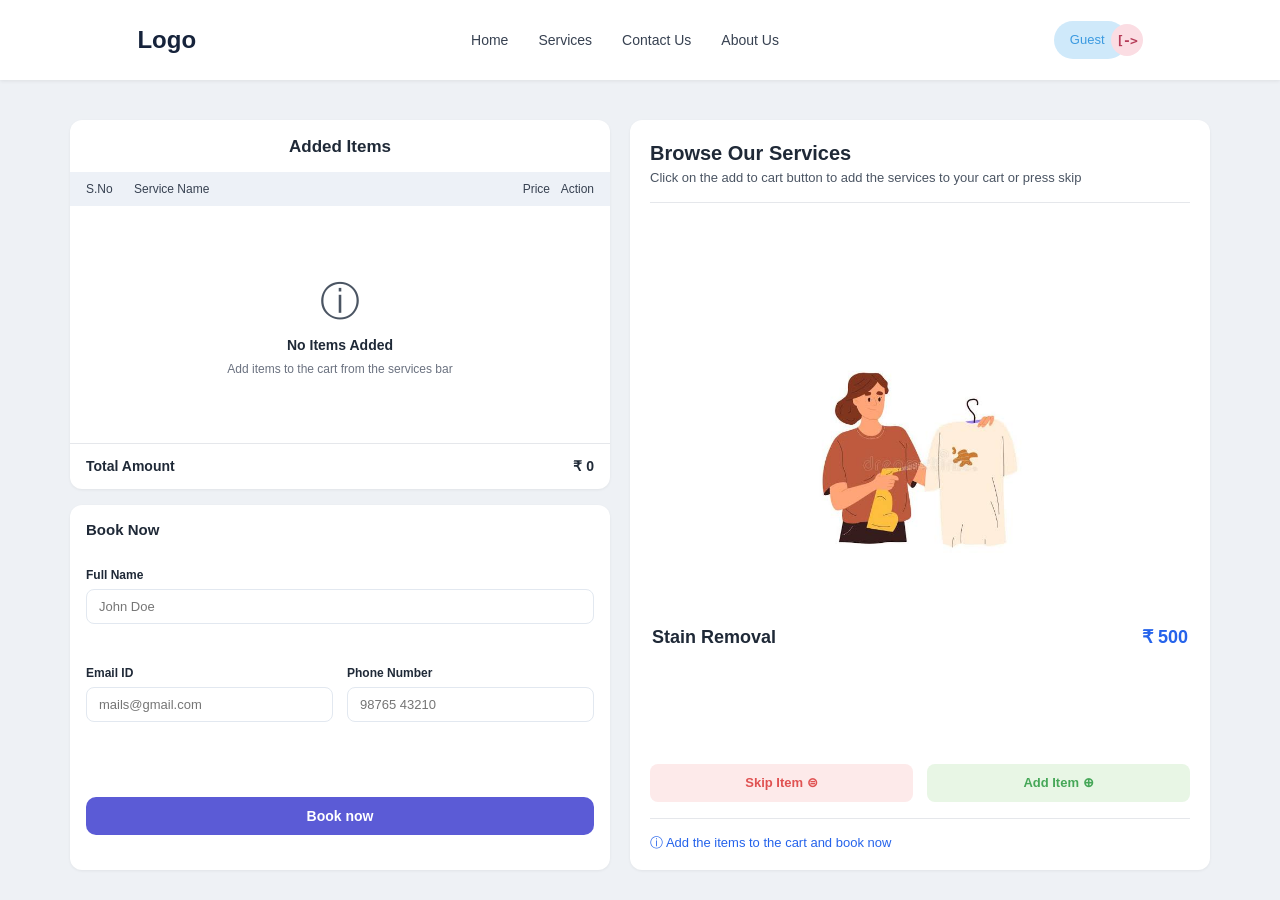
<file: index.html>
<!doctype html>
<html lang="en">
  <head>
    <meta charset="UTF-8" />
    <meta name="viewport" content="width=device-width, initial-scale=1.0" />
    <title>Service Booking Web App</title>
    <link rel="stylesheet" href="style.css" />
  </head>
  <body>
    <nav class="nav-bar">
      <div id="logo">Logo</div>

      <ul id="list">
        <li><a href="#home" class="nav-link" data-section="home">Home</a></li>
        <li>
          <a href="#services" class="nav-link" data-section="services">Services</a>
        </li>
        <li>Contact Us</li>
        <li>About Us</li>
      </ul>

      <div class="btn">
        <span id="username">Guest</span>
        <button
          class="btn-inner"
          id="logout-btn"
          type="button"
          title="Logout"
          aria-label="Logout"
        >
          [-&gt;
        </button>
      </div>
    </nav>

    <main id="home">
      <section class="left" aria-label="Cart and booking">
        <div class="added-items">
          <h2>Added Items</h2>

          <div>
            <div class="header-left">
              <span class="col-sno">S.No</span>
              <span class="col-name">Service Name</span>
              <span class="col-price">Price</span>
              <span class="col-action">Action</span>
            </div>

            <div class="cart-body" id="cart-body">
              <!-- cart rows injected by js -->
            </div>

            <div class="footer-left">
              <span class="footer-label">Total Amount</span>
              <span class="footer-price" id="total-price">&#8377; 0</span>
            </div>
          </div>
        </div>

        <div class="book-now-form">
          <h2>Book Now</h2>

          <form class="book-form" id="book-form" novalidate>
            <div class="form-group">
              <label for="f-name">Full Name</label>
              <input
                type="text"
                id="f-name"
                name="fullName"
                placeholder="John Doe"
                autocomplete="name"
              />
              <span class="field-error" id="err-name"></span>
            </div>

            <div class="two-col-row">
              <div class="form-group">
                <label for="email">Email ID</label>
                <input
                  type="email"
                  id="email"
                  name="email"
                  placeholder="mails@gmail.com"
                  autocomplete="email"
                />
                <span class="field-error" id="err-email"></span>
              </div>

              <div class="form-group">
                <label for="phone">Phone Number</label>
                <input
                  type="tel"
                  id="phone"
                  name="phone"
                  placeholder="98765 43210"
                  autocomplete="tel"
                />
                <span class="field-error" id="err-phone"></span>
              </div>
            </div>

            <span class="field-error" id="err-cart"></span>

            <button class="btn-book" type="submit">Book now</button>

            <p class="booking-success" id="booking-success" hidden>
              <span class="success-icon">&#9432;</span>
              <span>Your booking is confirmed</span>
            </p>
          </form>
        </div>
      </section>

      <section class="right" id="services" aria-label="Browse services">
        <h2>Browse Our Services</h2>
        <p>
          Click on the add to cart button to add the services to your cart or
          press skip
        </p>

        <div class="services" id="service-view">
          <img id="service-image" src="assests/stain.jpg" alt="Service illustration" />
          <div class="priceWithService">
            <span id="service-name">Stain Removal</span>
            <span id="service-price">&#8377; 500</span>
          </div>
        </div>

        <div class="all-reviewed" id="all-reviewed" hidden>
          <div class="empty-title">All services reviewed</div>
          <div class="empty-subtitle">
            You have gone through every service we offer.
          </div>
          <button class="btn-book browse-again" id="browse-again" type="button">
            Browse Services Again
          </button>
        </div>

        <div class="buttons-sna" id="service-buttons">
          <button class="skip" id="skip-btn" type="button">
            Skip Item <span>&#8860;</span>
          </button>
          <button class="add" id="add-btn" type="button">
            Add Item <span>&#8853;</span>
          </button>
        </div>

        <div class="error-line">
          &#9432;<span> Add the items to the cart and book now</span>
        </div>
      </section>
    </main>

    <script src="script.js"></script>
  </body>
</html>
</file>
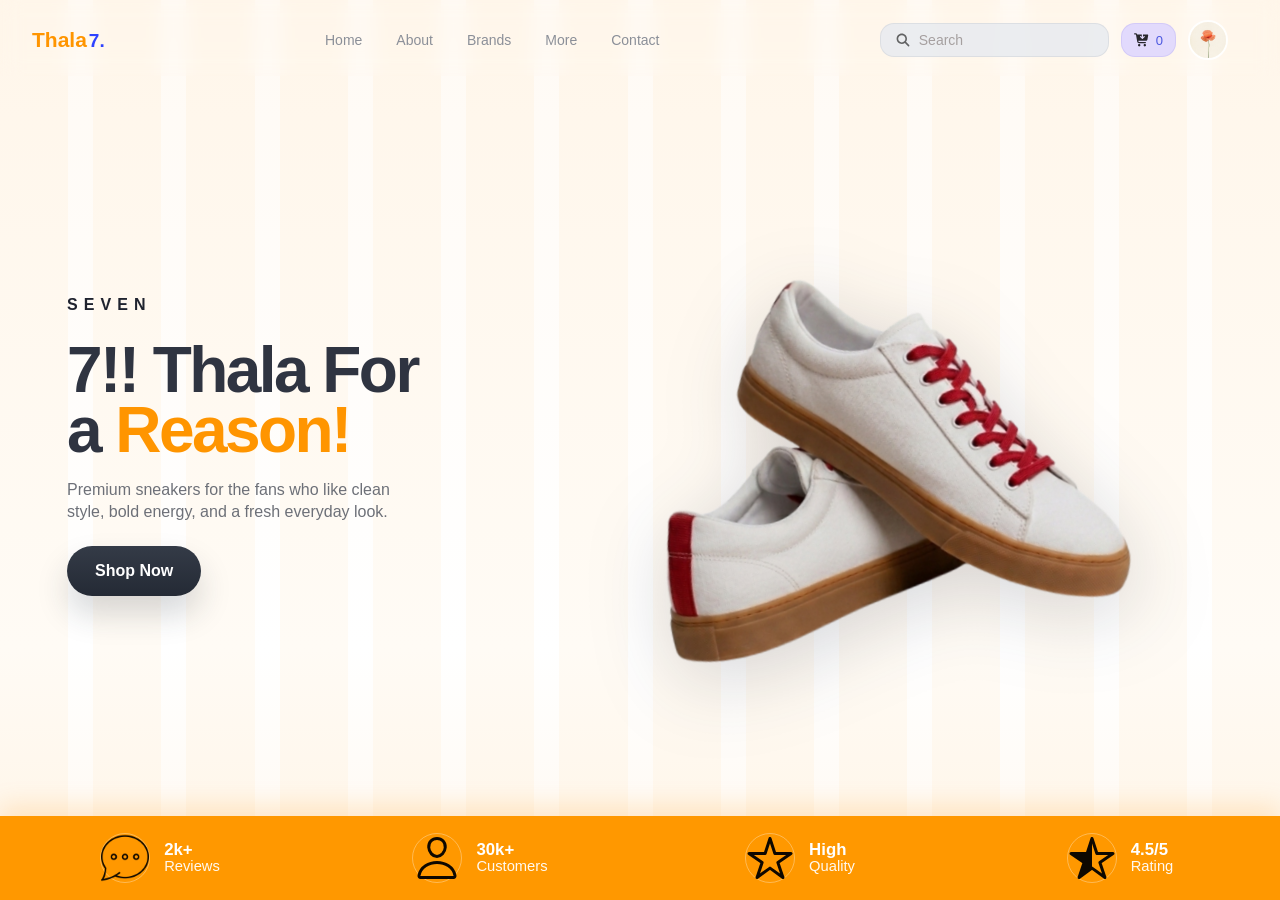
<file: Thala_web_page/index.html>
<!doctype html>
<html lang="en">
  <head>
    <meta charset="UTF-8" />
    <meta name="viewport" content="width=device-width, initial-scale=1.0" />
    <link rel="stylesheet" href="style.css" />
    <title>Thala Store</title>
  </head>
  <body>
    <header>
      <div class="containers">
        <div class="boxes"></div>
        <div class="boxes"></div>
        <div class="boxes"></div>
        <div class="boxes"></div>
        <div class="boxes"></div>
        <div class="boxes"></div>
        <div class="boxes"></div>
        <div class="boxes"></div>
        <div class="boxes"></div>
        <div class="boxes"></div>
        <div class="boxes"></div>
        <div class="boxes"></div>
        <div class="boxes"></div>
        <div class="boxes"></div>
      </div>
      <nav class="nav-bar">
        <div class="nav-bar-logo">
          <div><span id="t-1">Thala</span><span id="t-2">7.</span></div>
        </div>

        <div class="nav-bar-main">
          <ul>
            <li><div class="nav-bar-home">Home</div></li>
            <li><div class="nav-bar-about">About</div></li>
            <li><div class="nav-bar-brands">Brands</div></li>
            <li><div class="nav-bar-more">More</div></li>
            <li><div class="nav-bar-contact">Contact</div></li>
          </ul>
        </div>

        <div class="nav-right">
          <div class="nav-bar-search">
            <div>
              <span class="icon-search"
                ><img src="magnifying-glass-solid-full.svg" alt="search"
              /></span>
              <input type="text" placeholder="Search" />
            </div>
          </div>

          <a class="nav-bar-add-to-cart cart-link" href="cart.html">
            <div>
              <span class="icon-cart"
                ><img src="cart-arrow-down-solid-full.svg" alt="cart"
              /></span>
              <span class="cart-count">0</span>
            </div>
          </a>

          <div class="nav-bar-pp">
            <img src="simple_flower_image_2K_202606151316.jpeg" alt="logo" />
          </div>
        </div>
      </nav>
    </header>

    <main>
      <section class="hero">
        <div class="left">
          <span class="hero-brand">SEVEN</span>
          <h1>7!! Thala For a <span>Reason!</span></h1>
          <p>
            Premium sneakers for the fans who like clean style, bold energy, and
            a fresh everyday look.
          </p>
          <span class="hero-cta"
            ><a href="products.html">
              <button>Shop Now</button>
            </a></span
          >
        </div>
        <div class="right">
          <div class="shoe-stage">
            <img class="shoe-art" src="shoe.png" alt="Sneaker image" />
          </div>
        </div>
      </section>
    </main>

    <footer>
      <section class="service">
        <div class="service-card">
          <span class="service-icon"><img src="comment.png" alt="" /></span>
          <div>
            <strong>2k+</strong>
            <span>Reviews</span>
          </div>
        </div>
        <div class="service-card">
          <span class="service-icon"
            ><img src="person-outline.svg" alt=""
          /></span>
          <div>
            <strong>30k+</strong>
            <span>Customers</span>
          </div>
        </div>
        <div class="service-card">
          <span class="service-icon"
            ><img src="star-outline.svg" alt=""
          /></span>
          <div>
            <strong>High</strong>
            <span>Quality</span>
          </div>
        </div>
        <div class="service-card">
          <span class="service-icon"
            ><img src="star-half-outline.svg" alt=""
          /></span>
          <div>
            <strong>4.5/5</strong>
            <span>Rating</span>
          </div>
        </div>
      </section>
    </footer>
  </body>
</html>
</file>
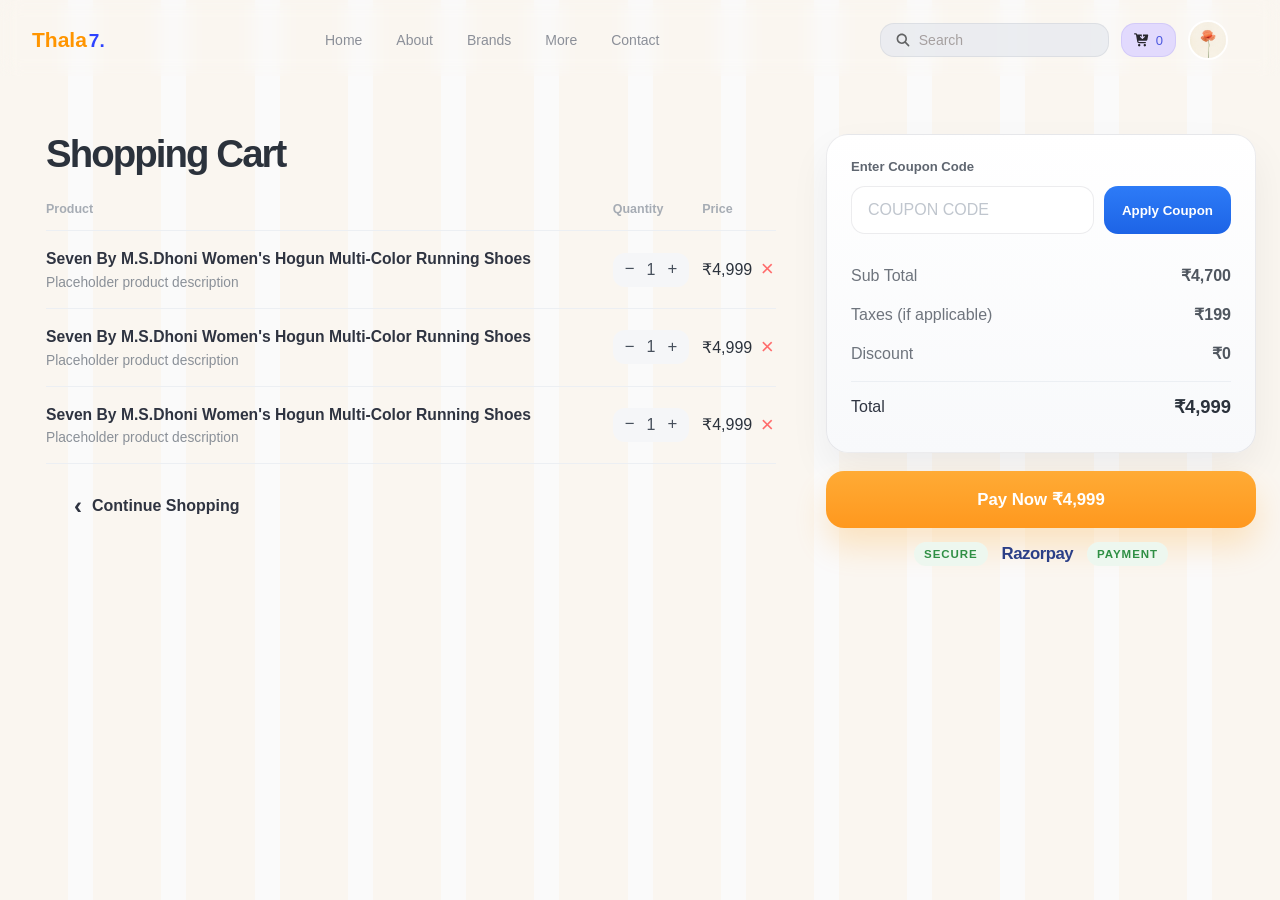
<file: Thala_web_page/cart.html>
<!doctype html>
<html lang="en">
  <head>
    <meta charset="UTF-8" />
    <meta name="viewport" content="width=device-width, initial-scale=1.0" />
    <link rel="stylesheet" href="style.css" />
    <title>Cart</title>
  </head>
  <body class="cart-page">
    <header>
      <div class="containers">
        <div class="boxes"></div>
        <div class="boxes"></div>
        <div class="boxes"></div>
        <div class="boxes"></div>
        <div class="boxes"></div>
        <div class="boxes"></div>
        <div class="boxes"></div>
        <div class="boxes"></div>
        <div class="boxes"></div>
        <div class="boxes"></div>
        <div class="boxes"></div>
        <div class="boxes"></div>
        <div class="boxes"></div>
        <div class="boxes"></div>
      </div>
      <nav class="nav-bar">
        <div class="nav-bar-logo">
          <div><span id="t-1">Thala</span><span id="t-2">7.</span></div>
        </div>

        <div class="nav-bar-main">
          <ul>
            <li><div class="nav-bar-home">Home</div></li>
            <li><div class="nav-bar-about">About</div></li>
            <li><div class="nav-bar-brands">Brands</div></li>
            <li><div class="nav-bar-more">More</div></li>
            <li><div class="nav-bar-contact">Contact</div></li>
          </ul>
        </div>

        <div class="nav-right">
          <div class="nav-bar-search">
            <div>
              <span class="icon-search"
                ><img src="magnifying-glass-solid-full.svg" alt="search"
              /></span>
              <input type="text" placeholder="Search" />
            </div>
          </div>

          <a class="nav-bar-add-to-cart cart-link" href="cart.html">
            <div>
              <span class="icon-cart"
                ><img src="cart-arrow-down-solid-full.svg" alt="cart"
              /></span>
              <span class="cart-count">0</span>
            </div>
          </a>

          <div class="nav-bar-pp">
            <img src="simple_flower_image_2K_202606151316.jpeg" alt="logo" />
          </div>
        </div>
      </nav>
    </header>

    <main>
      <section class="cart-page-layout">
        <div class="cart-main-grid">
          <div class="cart-left-panel">
            <h1>Shopping Cart</h1>

            <div class="cart-table-wrap">
              <table class="cart-table">
                <thead>
                  <tr>
                    <th>Product</th>
                    <th>Quantity</th>
                    <th>Price</th>
                    <th aria-label="Remove"></th>
                  </tr>
                </thead>
                <tbody>
                  <tr>
                    <td>
                      <div class="cart-product-cell">
                        <div class="cart-product-meta">
                          <strong
                            >Seven By M.S.Dhoni Women's Hogun Multi-Color
                            Running Shoes</strong
                          >
                          <span>Placeholder product description</span>
                        </div>
                      </div>
                    </td>
                    <td>
                      <div class="cart-qty-control">
                        <button type="button" aria-label="Decrease quantity">
                          −
                        </button>
                        <span>1</span>
                        <button type="button" aria-label="Increase quantity">
                          +
                        </button>
                      </div>
                    </td>
                    <td>₹4,999</td>
                    <td>
                      <button
                        class="cart-remove-btn"
                        type="button"
                        aria-label="Remove item"
                      >
                        ×
                      </button>
                    </td>
                  </tr>
                  <tr>
                    <td>
                      <div class="cart-product-cell">
                        <div class="cart-product-meta">
                          <strong
                            >Seven By M.S.Dhoni Women's Hogun Multi-Color
                            Running Shoes</strong
                          >
                          <span>Placeholder product description</span>
                        </div>
                      </div>
                    </td>
                    <td>
                      <div class="cart-qty-control">
                        <button type="button" aria-label="Decrease quantity">
                          −
                        </button>
                        <span>1</span>
                        <button type="button" aria-label="Increase quantity">
                          +
                        </button>
                      </div>
                    </td>
                    <td>₹4,999</td>
                    <td>
                      <button
                        class="cart-remove-btn"
                        type="button"
                        aria-label="Remove item"
                      >
                        ×
                      </button>
                    </td>
                  </tr>
                  <tr>
                    <td>
                      <div class="cart-product-cell">
                        <div class="cart-product-meta">
                          <strong
                            >Seven By M.S.Dhoni Women's Hogun Multi-Color
                            Running Shoes</strong
                          >
                          <span>Placeholder product description</span>
                        </div>
                      </div>
                    </td>
                    <td>
                      <div class="cart-qty-control">
                        <button type="button" aria-label="Decrease quantity">
                          −
                        </button>
                        <span>1</span>
                        <button type="button" aria-label="Increase quantity">
                          +
                        </button>
                      </div>
                    </td>
                    <td>₹4,999</td>
                    <td>
                      <button
                        class="cart-remove-btn"
                        type="button"
                        aria-label="Remove item"
                      >
                        ×
                      </button>
                    </td>
                  </tr>
                </tbody>
              </table>
            </div>

            <a class="cart-return-link" href="index.html">Continue Shopping</a>
          </div>

          <aside class="cart-right-panel">
            <div class="coupon-card">
              <label for="coupon-code">Enter Coupon Code</label>
              <div class="coupon-row">
                <input id="coupon-code" type="text" placeholder="COUPON CODE" />
                <button type="button">Apply Coupon</button>
              </div>

              <dl class="cart-totals">
                <div>
                  <dt>Sub Total</dt>
                  <dd>₹4,700</dd>
                </div>
                <div>
                  <dt>Taxes (if applicable)</dt>
                  <dd>₹199</dd>
                </div>
                <div>
                  <dt>Discount</dt>
                  <dd>₹0</dd>
                </div>
                <div class="cart-total-row">
                  <dt>Total</dt>
                  <dd>₹4,999</dd>
                </div>
              </dl>
            </div>

<a href="checkout.html" class="pay-now-btn" style="display: block; text-align: center; text-decoration: none; box-sizing: border-box;">Pay Now ₹4,999</a>
            <div class="razorpay-row" aria-label="Secure payment badges">
              <span class="secure-badge">SECURE</span>
              <span class="razorpay-wordmark">Razorpay</span>
              <span class="secure-badge">PAYMENT</span>
            </div>
          </aside>
        </div>
      </section>
    </main>
  </body>
</html>
</file>
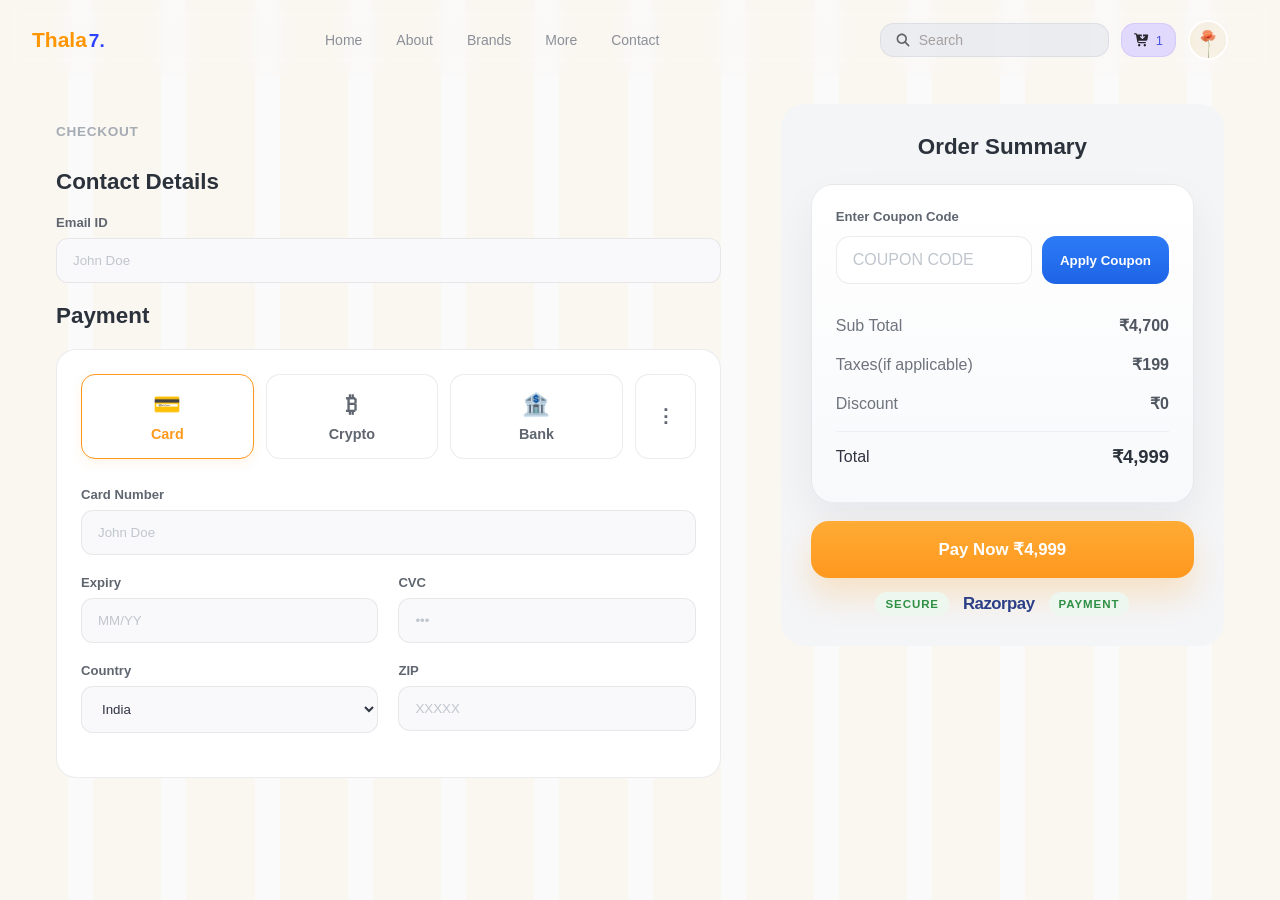
<file: Thala_web_page/checkout.html>
<!doctype html>
<html lang="en">
  <head>
    <meta charset="UTF-8" />
    <meta name="viewport" content="width=device-width, initial-scale=1.0" />
    <link rel="stylesheet" href="style.css" />
    <title>Checkout</title>
  </head>
  <body class="checkout-page">
    <header>
      <div class="containers">
        <div class="boxes"></div>
        <div class="boxes"></div>
        <div class="boxes"></div>
        <div class="boxes"></div>
        <div class="boxes"></div>
        <div class="boxes"></div>
        <div class="boxes"></div>
        <div class="boxes"></div>
        <div class="boxes"></div>
        <div class="boxes"></div>
        <div class="boxes"></div>
        <div class="boxes"></div>
        <div class="boxes"></div>
        <div class="boxes"></div>
      </div>
      <nav class="nav-bar">
        <div class="nav-bar-logo">
          <div><span id="t-1">Thala</span><span id="t-2">7.</span></div>
        </div>

        <div class="nav-bar-main">
          <ul>
            <li><div class="nav-bar-home">Home</div></li>
            <li><div class="nav-bar-about">About</div></li>
            <li><div class="nav-bar-brands">Brands</div></li>
            <li><div class="nav-bar-more">More</div></li>
            <li><div class="nav-bar-contact">Contact</div></li>
          </ul>
        </div>

        <div class="nav-right">
          <div class="nav-bar-search">
            <div>
              <span class="icon-search"
                ><img src="magnifying-glass-solid-full.svg" alt="search"
              /></span>
              <input type="text" placeholder="Search" />
            </div>
          </div>

          <a class="nav-bar-add-to-cart cart-link" href="cart.html">
            <div>
              <span class="icon-cart"
                ><img src="cart-arrow-down-solid-full.svg" alt="cart"
              /></span>
              <span class="cart-count">1</span>
            </div>
          </a>

          <div class="nav-bar-pp">
            <img src="simple_flower_image_2K_202606151316.jpeg" alt="logo" />
          </div>
        </div>
      </nav>
    </header>

    <main>
      <section class="checkout-page-layout">
        <div class="checkout-main-grid">
          <div class="checkout-left-panel">
            <span class="checkout-subtitle">Checkout</span>

            <h2>Contact Details</h2>
            <div class="form-group">
              <label for="email">Email ID</label>
              <input type="email" id="email" placeholder="John Doe" />
            </div>

            <h2>Payment</h2>
            <div class="payment-box">
              <div class="payment-methods">
                <button type="button" class="method-btn active">
                  <span class="icon">💳</span> Card
                </button>
                <button type="button" class="method-btn">
                  <span class="icon">₿</span> Crypto
                </button>
                <button type="button" class="method-btn">
                  <span class="icon">🏦</span> Bank
                </button>
                <button type="button" class="method-btn icon-only">⋮</button>
              </div>

              <div class="form-group">
                <label for="card-number">Card Number</label>
                <input type="text" id="card-number" placeholder="John Doe" />
              </div>

              <div class="form-row">
                <div class="form-group">
                  <label for="expiry">Expiry</label>
                  <input type="text" id="expiry" placeholder="MM/YY" />
                </div>
                <div class="form-group">
                  <label for="cvc">CVC</label>
                  <input type="password" id="cvc" placeholder="•••" />
                </div>
              </div>

              <div class="form-row">
                <div class="form-group">
                  <label for="country">Country</label>
                  <select id="country">
                    <option>India</option>
                  </select>
                </div>
                <div class="form-group">
                  <label for="zip">ZIP</label>
                  <input type="text" id="zip" placeholder="XXXXX" />
                </div>
              </div>
            </div>
          </div>

          <aside class="checkout-right-panel">
            <h2 class="summary-heading">Order Summary</h2>
            <div class="coupon-card">
              <label for="coupon-code">Enter Coupon Code</label>
              <div class="coupon-row">
                <input id="coupon-code" type="text" placeholder="COUPON CODE" />
                <button type="button">Apply Coupon</button>
              </div>
              <dl class="cart-totals">
                <div>
                  <dt>Sub Total</dt>
                  <dd>₹4,700</dd>
                </div>
                <div>
                  <dt>Taxes(if applicable)</dt>
                  <dd>₹199</dd>
                </div>
                <div>
                  <dt>Discount</dt>
                  <dd>₹0</dd>
                </div>
                <div class="cart-total-row">
                  <dt>Total</dt>
                  <dd>₹4,999</dd>
                </div>
              </dl>
            </div>
            <button class="pay-now-btn" type="button">Pay Now ₹4,999</button>
            <div class="razorpay-row">
              <span class="secure-badge">SECURE</span>
              <span class="razorpay-wordmark">Razorpay</span>
              <span class="secure-badge">PAYMENT</span>
            </div>
          </aside>
        </div>
      </section>
    </main>
  </body>
</html>
</file>
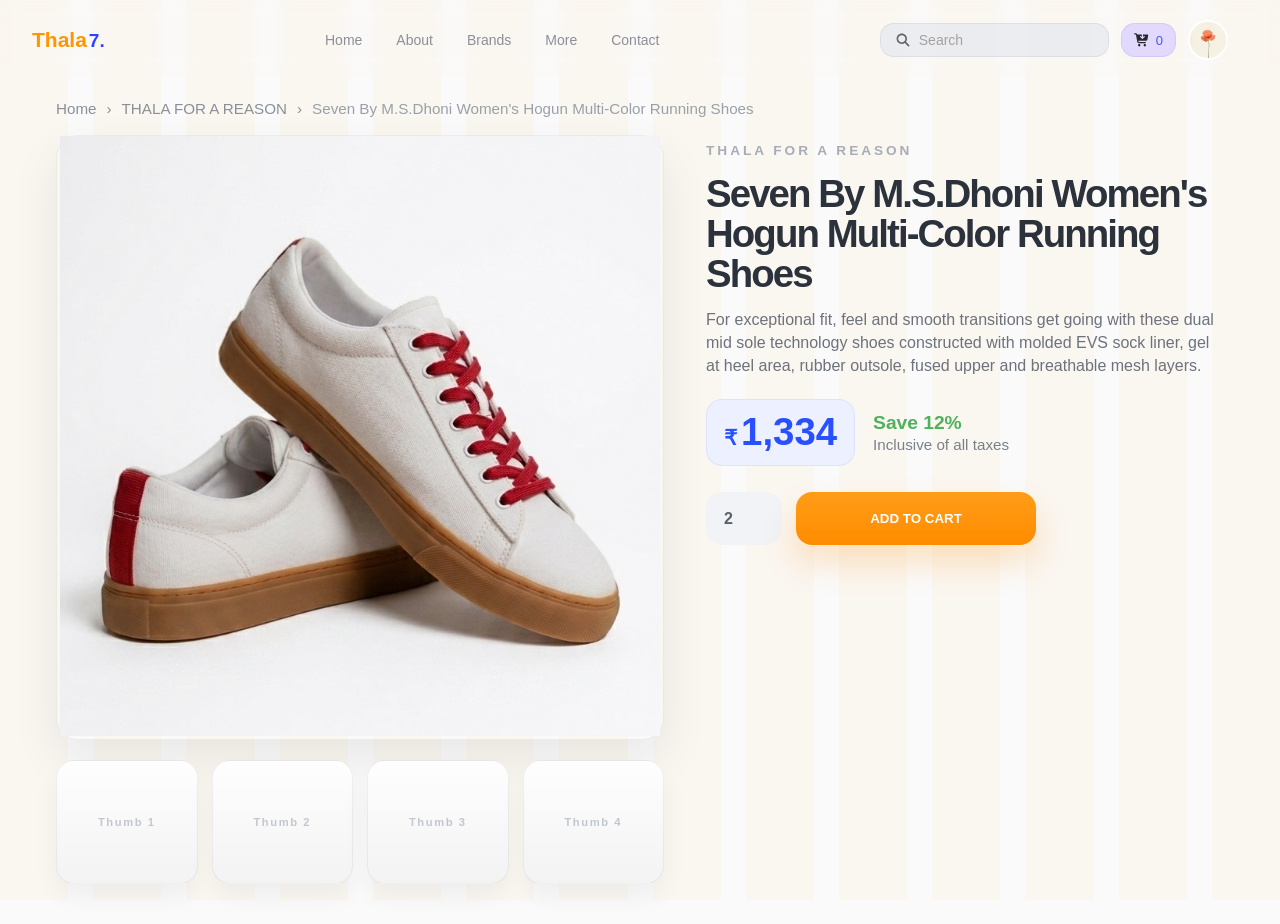
<file: Thala_web_page/products.html>
<!doctype html>
<html lang="en">
  <head>
    <meta charset="UTF-8" />
    <meta name="viewport" content="width=device-width, initial-scale=1.0" />
    <link rel="stylesheet" href="style.css" />
    <title>Product</title>
  </head>
  <body class="product-page">
    <header>
      <div class="containers">
        <div class="boxes"></div>
        <div class="boxes"></div>
        <div class="boxes"></div>
        <div class="boxes"></div>
        <div class="boxes"></div>
        <div class="boxes"></div>
        <div class="boxes"></div>
        <div class="boxes"></div>
        <div class="boxes"></div>
        <div class="boxes"></div>
        <div class="boxes"></div>
        <div class="boxes"></div>
        <div class="boxes"></div>
        <div class="boxes"></div>
      </div>
      <nav class="nav-bar">
        <div class="nav-bar-logo">
          <div><span id="t-1">Thala</span><span id="t-2">7.</span></div>
        </div>

        <div class="nav-bar-main">
          <ul>
            <li><div class="nav-bar-home">Home</div></li>
            <li><div class="nav-bar-about">About</div></li>
            <li><div class="nav-bar-brands">Brands</div></li>
            <li><div class="nav-bar-more">More</div></li>
            <li><div class="nav-bar-contact">Contact</div></li>
          </ul>
        </div>

        <div class="nav-right">
          <div class="nav-bar-search">
            <div>
              <span class="icon-search"
                ><img src="magnifying-glass-solid-full.svg" alt="search"
              /></span>
              <input type="text" placeholder="Search" />
            </div>
          </div>

          <a class="nav-bar-add-to-cart cart-link" href="cart.html">
            <div>
              <span class="icon-cart"
                ><img src="cart-arrow-down-solid-full.svg" alt="cart"
              /></span>
              <span class="cart-count">0</span>
            </div>
          </a>

          <div class="nav-bar-pp">
            <img src="simple_flower_image_2K_202606151316.jpeg" alt="logo" />
          </div>
        </div>
      </nav>
    </header>

    <main>
      <section class="product-page-layout">
        <div class="product-breadcrumb" aria-label="Breadcrumb">
          <span>Home</span>
          <span>›</span>
          <span>THALA FOR A REASON</span>
          <span>›</span>
          <span
            >Seven By M.S.Dhoni Women's Hogun Multi-Color Running Shoes</span
          >
        </div>

        <div class="product-grid">
          <div class="product-gallery">
            <div class="product-main-image">
              <span><img src="shoe_image_202606151319.jpeg" alt=""></span>
            </div>

            <div class="product-thumbnails" aria-label="Image placeholders">
              <div class="product-thumb">Thumb 1</div>
              <div class="product-thumb">Thumb 2</div>
              <div class="product-thumb">Thumb 3</div>
              <div class="product-thumb">Thumb 4</div>
            </div>
          </div>

          <div class="product-details">
            <p class="product-kicker">THALA FOR A REASON</p>
            <h1>Seven By M.S.Dhoni Women's Hogun Multi-Color Running Shoes</h1>
            <p class="product-description">
              For exceptional fit, feel and smooth transitions get going with
              these dual mid sole technology shoes constructed with molded EVS
              sock liner, gel at heel area, rubber outsole, fused upper and
              breathable mesh layers.
            </p>

            <div class="product-price-row">
              <div class="product-price-box">
                <span class="product-currency">₹</span>
                <strong>1,334</strong>
              </div>

              <div class="product-offer">
                <strong>Save 12%</strong>
                <span>Inclusive of all taxes</span>
              </div>
            </div>

            <div class="product-actions">
              <label class="product-quantity" for="product-quantity-select">
                <select id="product-quantity-select" name="quantity">
                  <option value="1">1</option>
                  <option value="2" selected>2</option>
                  <option value="3">3</option>
                  <option value="4">4</option>
                  <option value="5">5</option>
                </select>
              </label>
              <button class="product-add-to-cart" type="button">
                ADD TO CART
              </button>
            </div>
          </div>
        </div>
      </section>
    </main>
  </body>
</html>
</file>
<file: style.css>
* {
  box-sizing: border-box;
  margin: 0;
  padding: 0;
  font-family: Arial, Helvetica, sans-serif;
}

body {
  min-height: 100vh;
  line-height: 1.5;
  font-family: sans-serif;
  background-color: #eef1f5;
}

.nav-bar {
  display: flex;
  justify-content: space-around;
  align-items: center;
  background-color: #ffffff;
  box-shadow: 0 1px 4px rgba(0, 0, 0, 0.08);
  height: 80px;
}

#logo {
  color: #16233b;
  font-weight: bold;
  font-size: x-large;
}

#list {
  display: flex;
  justify-content: space-around;
  gap: 30px;
  list-style: none;
  font-size: 14px;
  color: #374151;
}

.btn {
  display: inline-flex;
  align-items: center;
  border: none;
}

.btn span {
  display: flex;
  align-items: center;
  padding: 9px 22px 9px 16px;
  color: #3b9ae0;
  background: #cfe9fa;
  font-size: 13px;
  border-radius: 999px;
}

.btn-inner {
  border: 0;
  width: 32px;
  height: 32px;
  margin-left: -16px;
  border-radius: 50%;
  color: #b53b57;
  background: #fbdde3;
  font-family: monospace;
  font-size: 13px;
  font-weight: 700;
  line-height: 1;
  letter-spacing: -1px;
  cursor: pointer;
  display: flex;
  align-items: center;
  justify-content: center;
  transition:
    background 0.2s ease,
    transform 0.15s ease;
}

.btn-inner:hover {
  background: #f6c9d3;
}

.btn-inner:active {
  transform: scale(0.92);
}

main {
  display: flex;
  flex-direction: row;
  padding: 40px 70px 30px;
  gap: 20px;
  min-height: calc(100vh - 80px);
}

.left {
  flex: 1;
  display: flex;
  flex-direction: column;
  gap: 16px;
}

.left .added-items {
  flex: 1.1;
  border-radius: 12px;
  background-color: #ffffff;
  padding: 0 16px;
  display: flex;
  flex-direction: column;
  box-shadow: 0 1px 3px rgba(0, 0, 0, 0.06);
}

.left .book-now-form {
  flex: 1;
  border-radius: 12px;
  background-color: #ffffff;
  box-shadow: 0 1px 3px rgba(0, 0, 0, 0.06);
}

.added-items h2 {
  text-align: center;
  padding: 14px 0 12px;
  font-size: 17px;
  color: #1f2937;
}

.added-items > div {
  flex: 1;
  display: flex;
  flex-direction: column;
}

.left .added-items .header-left {
  display: flex;
  align-items: center;
  background-color: #edf1f7;
  margin: 0 -16px;
  padding: 8px 16px;
  font-size: 12px;
  color: #374151;
}

.col-sno {
  width: 48px;
}

.col-name {
  flex: 1;
}

.col-price {
  text-align: right;
}

.col-action {
  width: 44px;
  text-align: right;
}

.remove-btn {
  border: none;
  background: #fdeaea;
  color: #e05252;
  width: 24px;
  height: 24px;
  border-radius: 6px;
  font-size: 12px;
  line-height: 1;
  cursor: pointer;
  transition:
    background 0.2s ease,
    transform 0.15s ease;
}

.remove-btn:hover {
  background: #f6c9d3;
}

.remove-btn:active {
  transform: scale(0.9);
}

.left .added-items .cart-body {
  display: flex;
  flex-direction: column;
  flex: 1;
  overflow-y: auto;
}

.left .added-items .cart-empty {
  display: flex;
  justify-content: center;
  flex-direction: column;
  align-items: center;
  flex: 1;
  gap: 4px;
  text-align: center;
  padding: 10px 0;
}

.left .added-items .cart-row {
  display: flex;
  align-items: center;
  padding: 10px 16px;
  font-size: 13px;
  color: #1f2937;
  border-bottom: 1px solid #f1f3f7;
}

.info-icon {
  font-size: 40px;
  color: #4b5563;
}

.empty-title {
  font-weight: bold;
  font-size: 14px;
  color: #1f2937;
}

.empty-subtitle {
  font-size: 12px;
  color: #6b7280;
}

.left .added-items .footer-left {
  display: flex;
  justify-content: space-between;
  padding: 12px 16px;
  font-size: 14px;
  font-weight: bold;
  color: #1f2937;
  border-top: 1px solid #e5e7eb;
  margin: 0 -16px;
}

.book-now-form {
  padding: 14px 16px 16px;
  display: flex;
  flex-direction: column;
}

.book-now-form h2 {
  font-size: 15px;
  color: #1f2937;
  margin-bottom: 6px;
}

.book-form {
  flex: 1;
  display: flex;
  flex-direction: column;
  justify-content: space-evenly;
}

.form-group {
  display: flex;
  flex-direction: column;
  gap: 5px;
}

.form-group label {
  font-size: 12px;
  font-weight: 600;
  color: #1f2937;
}

.form-group input {
  width: 100%;
  padding: 9px 12px;
  border: 1px solid #e2e8f0;
  border-radius: 8px;
  font-size: 13px;
  color: #1e293b;
  outline: none;
  background-color: #ffffff;
}

.btn-book {
  width: 100%;
  padding: 11px 0;
  background-color: #5b5bd6;
  color: #ffffff;
  font-size: 14px;
  font-weight: 600;
  border: none;
  border-radius: 10px;
  cursor: pointer;
  transition:
    background 0.2s ease,
    transform 0.15s ease;
}

.btn-book:hover {
  background-color: #4a4ac4;
}

.btn-book:active {
  transform: scale(0.98);
}

.btn-book.browse-again {
  width: auto;
  align-self: center;
  margin-top: 14px;
  padding: 10px 22px;
}

.two-col-row {
  display: flex;
  gap: 14px;
  width: 100%;
}

.two-col-row .form-group {
  flex: 1;
}

.right {
  flex: 1;
  border-radius: 12px;
  background-color: #ffffff;
  box-shadow: 0 1px 3px rgba(0, 0, 0, 0.06);
  padding: 18px 20px;
  display: flex;
  flex-direction: column;
}

.right h2 {
  text-align: left;
  font-size: 20px;
  color: #1f2937;
}

.right p {
  text-align: left;
  color: #4b5563;
  font-size: 13px;
  padding-bottom: 14px;
  border-bottom: 1px solid #e5e7eb;
}

.services {
  flex: 1;
  width: 100%;
  display: flex;
  flex-direction: column;
  justify-content: center;
  padding: 12px 0;
}

.services img {
  width: 80%;
  max-width: 300px;
  height: auto;
  display: block;
  margin: 0 auto;
}

.priceWithService {
  display: flex;
  justify-content: space-between;
  align-items: center;
  padding: 14px 2px 6px;
}

.priceWithService span:first-child {
  color: #1f2937;
  font-size: 18px;
  font-weight: bold;
}

.priceWithService span:last-child {
  color: #2563eb;
  font-size: 18px;
  font-weight: bold;
}

.buttons-sna {
  display: grid;
  grid-template-columns: 1fr 1fr;
  gap: 14px;
  padding-bottom: 16px;
  border-bottom: 1px solid #e5e7eb;
}

.buttons-sna .skip {
  height: 38px;
  border-radius: 8px;
  border: none;
  background-color: #fdeaea;
  color: #e05252;
  font-size: 13px;
  font-weight: 600;
  cursor: pointer;
}

.buttons-sna .add {
  height: 38px;
  border-radius: 8px;
  border: none;
  background-color: #e8f6e5;
  color: #46a758;
  font-size: 13px;
  font-weight: 600;
  cursor: pointer;
}

.error-line {
  padding-top: 14px;
  color: #2563eb;
  font-size: 13px;
}

#list a {
  color: inherit;
  text-decoration: none;
  cursor: pointer;
  transition: color 0.2s ease;
}

#list a:hover {
  color: #2563eb;
}

#list li {
  cursor: pointer;
}

.all-reviewed {
  flex: 1;
  display: flex;
  flex-direction: column;
  align-items: center;
  justify-content: center;
  gap: 4px;
  text-align: center;
  padding: 20px 0;
}

[hidden] {
  display: none !important;
}

.field-error {
  display: block;
  min-height: 16px;
  font-size: 12px;
  color: #e05252;
  line-height: 1.3;
}

.form-group input:focus {
  border-color: #b9baf9;
}

.booking-success {
  display: flex;
  align-items: center;
  gap: 6px;
  margin-top: 10px;
  font-size: 13px;
  font-weight: 600;
  color: #16a34a;
}

.booking-success .success-icon {
  font-size: 15px;
}
</file>
<file: Thala_web_page/style.css>
* {
  margin: 0px;
  padding: 0px;
  box-sizing: border-box;
}

body {
  min-height: 100vh;
  display: flex;
  flex-direction: column;
  font-family: Arial, Helvetica, sans-serif;
  background: linear-gradient(180deg, #fffaf4 0%, #fff 72%, #fff8ef 100%);
  overflow-x: hidden;
  color: #2f3441;
}

body.product-page {
  background: #fafafa;
}

body.cart-page {
  background: #fafafa;
}

.containers {
  position: fixed;
  inset: 0;
  display: flex;
  gap: 25px;
  pointer-events: none;
  z-index: 0;
}

.boxes {
  flex: 1;
  background: rgba(255, 149, 0, 0.04);
  min-height: 100vh;
}

header,
main,
footer {
  position: relative;
  z-index: 1;
}

.nav-bar {
  position: sticky;
  top: 0;
  width: 100%;
  display: flex;
  justify-content: space-between;
  align-items: center;
  font-size: 16px;
  padding: 18px 32px 14px;
  height: 76px;
  backdrop-filter: blur(10px);
}

.nav-bar-logo {
  display: flex;
  align-items: center;
  padding: 0;
  margin: 0;
  flex-shrink: 0;
}

.nav-bar-logo div {
  display: flex;
  align-items: baseline;
  gap: 2px;
}

#t-1 {
  color: #ff9500;
  font-size: 21px;
  font-weight: bold;
}

#t-2 {
  color: #2e43ff;
  font-size: 19px;
  font-weight: bold;
}

.nav-bar-main {
  display: flex;
  flex-grow: 1;
  justify-content: center;
  margin: 0 28px;
}

.nav-bar-main ul {
  display: flex;
  list-style: none;
  justify-content: center;
  gap: 34px;
}

.nav-bar-main ul li div {
  color: #8b8f98;
  font-size: 14px;
  cursor: pointer;
  transition: color 0.3s ease;
}

.nav-bar-main ul li div:hover {
  color: #2f3441;
}

.nav-bar-search {
  display: flex;
  align-items: center;
  background-color: rgba(233, 235, 240, 0.88);
  border-radius: 14px;
  padding: 8px 14px;
  gap: 8px;
  min-width: 132px;
  border: 1px solid rgba(155, 160, 170, 0.18);
  flex-shrink: 0;
}

.nav-bar-search > div {
  display: flex;
  align-items: center;
  gap: 8px;
  width: 100%;
}

.icon-search {
  display: flex;
  align-items: center;
  flex-shrink: 0;
}

.icon-search img {
  height: 16px;
  width: auto;
  opacity: 0.58;
}

.nav-bar-search input {
  border: none;
  background-color: transparent;
  font-size: 14px;
  color: #333;
  width: 100%;
  outline: none;
}

.nav-bar-search input::placeholder {
  color: #a6a0a0;
}

.nav-bar-add-to-cart {
  display: flex;
  align-items: center;
  background-color: rgba(221, 213, 255, 0.85);
  border-radius: 14px;
  padding: 8px 12px;
  gap: 6px;
  border: 1px solid rgba(132, 119, 220, 0.16);
  min-width: auto;
}

.cart-link {
  text-decoration: none;
  color: inherit;
}

.nav-bar-add-to-cart > div {
  display: flex;
  align-items: center;
  gap: 6px;
  width: 100%;
}

.icon-cart {
  display: flex;
  align-items: center;
  flex-shrink: 0;
}

.icon-cart img {
  height: 16px;
  width: auto;
  opacity: 0.82;
}

.nav-bar-add-to-cart .cart-count {
  border: none;
  background-color: transparent;
  font-size: 13px;
  color: #4b57df;
  outline: none;
  font-weight: 500;
}

.nav-bar-pp {
  display: flex;
  align-items: center;
  margin-right: 20px;
}

.nav-bar-pp img {
  height: 40px;
  width: 40px;
  border-radius: 50%;
  object-fit: cover;
  border: 2px solid rgba(255, 255, 255, 0.9);
}

.nav-right {
  display: flex;
  gap: 12px;
  align-items: center;
  flex-shrink: 0;
}

main {
  flex: 1;
  display: flex;
  padding: 0 32px 18px;
}

.hero {
  display: flex;
  align-items: center;
  justify-content: space-between;
  width: 100%;
  min-height: 0;
  gap: 40px;
}

.left {
  width: min(100%, 430px);
  padding-top: 18px;
  padding-left: 35px;
}

.hero-brand {
  display: inline-block;
  margin-bottom: 26px;
  letter-spacing: 0.38em;
  font-weight: 700;
  color: #1f232f;
}

.left h1 {
  font-size: clamp(3rem, 5vw, 5.25rem);
  line-height: 0.95;
  letter-spacing: -0.04em;
  color: #2f3441;
}

.left h1 span {
  color: #ff9500;
}

.left p {
  margin-top: 18px;
  max-width: 360px;
  font-size: 1rem;
  line-height: 1.35;
  color: #6d7078;
}

.hero-cta {
  display: inline-block;
  margin-top: 24px;
}

.hero-cta button {
  border: 0;
  padding: 16px 28px;
  border-radius: 999px;
  font-size: 16px;
  font-weight: 700;
  color: #fff;
  background: linear-gradient(180deg, #343b47 0%, #242a35 100%);
  box-shadow: 0 18px 32px rgba(36, 42, 53, 0.18);
  cursor: pointer;
}

.right {
  flex: 1;
  display: flex;
  justify-content: center;
  align-items: center;
  min-width: 0;
}

.shoe-stage {
  width: min(100%, 760px);
  height: clamp(320px, 48vw, 540px);
  display: flex;
  align-items: center;
  justify-content: center;
}

.shoe-art {
  display: block;
  width: 100%;
  height: 100%;
  margin: 0 auto;
  object-fit: contain;
  object-position: center;
  transform: translateY(2%) rotate(-10deg);
  filter: drop-shadow(0 18px 40px rgba(30, 36, 50, 0.18));
}

footer {
  z-index: 2;
}

.product-page main {
  flex: 1;
  display: block;
  padding: 18px 56px 40px;
}

.product-page-layout {
  width: 100%;
  max-width: 1320px;
  margin: 0 auto;
}

.product-breadcrumb {
  display: flex;
  flex-wrap: wrap;
  align-items: center;
  gap: 10px;
  margin: 6px 0 18px;
  font-size: 0.95rem;
  color: #8a9098;
}

.product-breadcrumb span:last-child {
  color: #9aa0a8;
}

.product-grid {
  display: grid;
  grid-template-columns: minmax(320px, 1.08fr) minmax(340px, 0.92fr);
  gap: 42px;
  align-items: start;
}

.product-gallery {
  display: flex;
  flex-direction: column;
  gap: 20px;
}

.product-main-image {
  min-height: 520px;
  width: auto;
  border-radius: 22px;
  border: 1px solid rgba(17, 24, 39, 0.06);
  box-shadow: 0 20px 48px rgba(20, 25, 34, 0.08);
  display: flex;
  align-items: center;
  justify-content: center;
  color: #c2c7cf;
  font-size: 0.85rem;
  font-weight: 700;
  letter-spacing: 0.18em;
}

.product-main-image span img{
  height: 600px;
  width: auto;
}
.product-thumbnails {
  display: grid;
  grid-template-columns: repeat(4, minmax(0, 1fr));
  gap: 14px;
}

.product-thumb {
  min-height: 124px;
  border-radius: 18px;
  background: linear-gradient(180deg, #fefefe 0%, #f3f3f3 100%);
  border: 1px solid rgba(17, 24, 39, 0.06);
  box-shadow: 0 12px 26px rgba(20, 25, 34, 0.05);
  display: flex;
  align-items: center;
  justify-content: center;
  color: #c2c7cf;
  font-size: 0.7rem;
  font-weight: 700;
  letter-spacing: 0.14em;
}

.product-details {
  padding-top: 8px;
}

.product-kicker {
  margin-bottom: 16px;
  color: #a7adb6;
  font-size: 0.85rem;
  font-weight: 700;
  letter-spacing: 0.22em;
}

.product-details h1 {
  font-size: clamp(2rem, 3vw, 3.1rem);
  line-height: 1.04;
  letter-spacing: -0.05em;
  color: #2b323c;
  max-width: 640px;
}

.product-description {
  margin-top: 14px;
  max-width: 620px;
  font-size: 1rem;
  line-height: 1.45;
  color: #6d727c;
}

.product-price-row {
  display: flex;
  flex-wrap: wrap;
  align-items: center;
  gap: 18px;
  margin-top: 22px;
}

.product-price-box {
  display: flex;
  align-items: baseline;
  gap: 4px;
  padding: 14px 18px;
  border-radius: 16px;
  background: #edf0ff;
  color: #2950ff;
  box-shadow: inset 0 0 0 1px rgba(41, 80, 255, 0.08);
}

.product-currency {
  font-size: 1.3rem;
  font-weight: 700;
}

.product-price-box strong {
  font-size: clamp(2rem, 3vw, 2.65rem);
  line-height: 1;
}

.product-offer {
  display: flex;
  flex-direction: column;
  gap: 2px;
  color: #7a8089;
}

.product-offer strong {
  color: #4fb15c;
  font-size: 1.2rem;
  font-weight: 700;
}

.product-offer span {
  font-size: 0.95rem;
}

.product-actions {
  display: flex;
  flex-wrap: wrap;
  gap: 14px;
  margin-top: 26px;
}

.product-quantity,
.product-add-to-cart {
  border: none;
  border-radius: 16px;
  font-weight: 700;
  cursor: pointer;
}

.product-quantity {
  min-width: 76px;
  padding: 0;
  background: #f1f3f6;
  color: #5b616a;
}

.product-quantity select {
  width: 100%;
  height: 100%;
  min-width: 76px;
  padding: 18px 18px;
  border: 0;
  border-radius: 16px;
  background: transparent;
  color: inherit;
  font: inherit;
  cursor: pointer;
  outline: none;
  appearance: none;
  -webkit-appearance: none;
  -moz-appearance: none;
}

.product-quantity select::-ms-expand {
  display: none;
}

.product-add-to-cart {
  min-width: 240px;
  padding: 18px 28px;
  background: linear-gradient(180deg, #ff9d18 0%, #ff8c00 100%);
  color: #fff;
  box-shadow: 0 18px 32px rgba(255, 140, 0, 0.22);
}

.cart-page main {
  flex: 1;
  display: flex;
  align-items: stretch;
  justify-content: center;
  padding: 28px 24px 42px;
}

.cart-page-layout {
  width: min(100%, 1280px);
  margin: 0 auto;
}

.cart-main-grid {
  display: grid;
  grid-template-columns: minmax(0, 1.35fr) minmax(320px, 0.75fr);
  gap: 28px;
  align-items: start;
}

.cart-left-panel {
  padding: 30px 22px 8px;
}

.cart-left-panel h1 {
  font-size: clamp(2rem, 3vw, 3rem);
  line-height: 1.05;
  letter-spacing: -0.05em;
  color: #2b323c;
}

.cart-table-wrap {
  margin-top: 28px;
  overflow-x: auto;
}

.cart-table {
  width: 100%;
  border-collapse: collapse;
  min-width: 640px;
}

.cart-table thead th {
  text-align: left;
  font-size: 0.78rem;
  font-weight: 700;
  color: #a6acb4;
  padding: 0 0 14px;
  border-bottom: 1px solid #eceff3;
}

.cart-table tbody td {
  padding: 18px 0;
  border-bottom: 1px solid #eceff3;
  vertical-align: middle;
  color: #2b323c;
}

.cart-product-cell {
  display: flex;
  align-items: center;
  min-width: 0;
}

.cart-product-meta {
  display: flex;
  flex-direction: column;
  gap: 6px;
  min-width: 0;
}

.cart-product-meta strong {
  font-size: 0.98rem;
  line-height: 1.25;
  color: #2f3441;
}

.cart-product-meta span {
  font-size: 0.86rem;
  color: #8a9098;
}

.cart-qty-control {
  display: inline-flex;
  align-items: center;
  gap: 12px;
  padding: 8px 12px;
  border-radius: 12px;
  background: #f5f6f8;
  color: #47505c;
}

.cart-qty-control button {
  border: none;
  background: transparent;
  color: inherit;
  font-size: 1.05rem;
  line-height: 1;
  cursor: pointer;
}

.cart-remove-btn {
  border: none;
  background: transparent;
  color: #ff6b6b;
  font-size: 1.4rem;
  line-height: 1;
  cursor: pointer;
}

.cart-right-panel {
  padding: 30px 0 0;
}

.coupon-card {
  border-radius: 22px;
  border: 1px solid rgba(17, 24, 39, 0.08);
  background: linear-gradient(180deg, #ffffff 0%, #f8f9fb 100%);
  box-shadow: 0 18px 40px rgba(20, 25, 34, 0.06);
  padding: 24px;
}

.coupon-card label {
  display: block;
  font-size: 0.82rem;
  font-weight: 700;
  color: #5f6670;
  margin-bottom: 12px;
}

.coupon-row {
  display: flex;
  gap: 10px;
}

.coupon-row input {
  flex: 1;
  min-width: 0;
  border: 1px solid rgba(17, 24, 39, 0.08);
  border-radius: 14px;
  padding: 14px 16px;
  background: #fff;
  font: inherit;
  color: #2f3441;
  outline: none;
}

.coupon-row input::placeholder {
  color: #c0c6ce;
}

.coupon-row button {
  border: none;
  border-radius: 14px;
  padding: 14px 18px;
  background: linear-gradient(180deg, #2d7bf7 0%, #1d64e6 100%);
  color: #fff;
  font-weight: 700;
  cursor: pointer;
  white-space: nowrap;
}

.cart-totals {
  margin-top: 22px;
}

.cart-totals div {
  display: flex;
  align-items: center;
  justify-content: space-between;
  gap: 16px;
  padding: 10px 0;
  color: #6e747d;
}

.cart-totals dt,
.cart-totals dd {
  margin: 0;
}

.cart-totals dd {
  color: #4f565f;
  font-weight: 700;
}

.cart-total-row {
  border-top: 1px solid #eceff3;
  margin-top: 8px;
  padding-top: 14px !important;
  color: #2f3441 !important;
}

.cart-total-row dd {
  color: #2b323c;
  font-size: 1.15rem;
}

.pay-now-btn {
  width: 100%;
  margin-top: 18px;
  border: none;
  border-radius: 18px;
  padding: 18px 22px;
  background: linear-gradient(180deg, #ffab35 0%, #ff981e 100%);
  color: #fff;
  font-size: 1.05rem;
  font-weight: 700;
  cursor: pointer;
  box-shadow: 0 18px 32px rgba(255, 152, 0, 0.2);
}

.razorpay-row {
  display: flex;
  align-items: center;
  justify-content: center;
  gap: 14px;
  margin-top: 14px;
  flex-wrap: wrap;
}

.secure-badge {
  display: inline-flex;
  align-items: center;
  justify-content: center;
  padding: 6px 10px;
  border-radius: 999px;
  background: #edf7ef;
  color: #2f8f44;
  font-size: 0.72rem;
  font-weight: 700;
  letter-spacing: 0.08em;
}

.razorpay-wordmark {
  font-size: 1.05rem;
  font-weight: 800;
  color: #2b3f87;
  letter-spacing: -0.03em;
}

.cart-return-link {
  display: inline-flex;
  align-items: center;
  gap: 10px;
  margin-top: 30px;
  margin-left: 28px;
  color: #2f3441;
  text-decoration: none;
  font-size: 1rem;
  font-weight: 700;
}

.cart-return-link::before {
  content: "‹";
  font-size: 1.5rem;
  line-height: 1;
}

.service {
  display: flex;
  width: 100%;
  background: #ff9800;
  color: #fff;
  box-shadow: 0 -10px 24px rgba(255, 152, 0, 0.18);
  min-height: 84px;
}

.service-card {
  flex: 1;
  display: flex;
  align-items: center;
  gap: 14px;
  justify-content: center;
  padding: 14px 12px;
}

.service-card strong,
.service-card span {
  display: block;
}

.service-card strong {
  font-size: 1.05rem;
  line-height: 1;
}

.service-card span {
  font-size: 0.92rem;
  opacity: 0.94;
}

.service-icon {
  width: 50px;
  height: 50px;
  border: 1px solid rgba(255, 255, 255, 0.35);
  border-radius: 50%;
  display: inline-flex;
  align-items: center;
  justify-content: center;
  font-size: 0.9rem;
  line-height: 1;
  padding: 0;
  flex-shrink: 0;
}

.service-icon img {
  height: 100%;
  width: 100%;
  margin-right: 15px;
}

body.checkout-page {
  background: #fafafa;
}
.checkout-page-layout {
  width: min(100%, 1280px);
  margin: 0 auto;
  padding: 28px 24px 42px;
}
.checkout-main-grid {
  display: grid;
  grid-template-columns: minmax(0, 1.2fr) minmax(320px, 0.8fr);
  gap: 60px;
  align-items: start;
}

.checkout-left-panel {
  padding-top: 20px;
}
.checkout-subtitle {
  font-size: 0.85rem;
  font-weight: 700;
  color: #a6acb4;
  text-transform: uppercase;
  letter-spacing: 0.05em;
  display: block;
  margin-bottom: 30px;
}
.checkout-left-panel h2 {
  font-size: 1.4rem;
  color: #2b323c;
  margin-bottom: 20px;
}
.form-group {
  margin-bottom: 20px;
}
.form-group label {
  display: block;
  font-size: 0.82rem;
  font-weight: 700;
  color: #5f6670;
  margin-bottom: 8px;
}
.form-group input, 
.form-group select {
  width: 100%;
  border: 1px solid rgba(17, 24, 39, 0.08);
  border-radius: 12px;
  padding: 14px 16px;
  background: #f9f9fb;
  color: #2f3441;
  font-family: inherit;
  outline: none;
}
.form-group input::placeholder {
  color: #c0c6ce;
}
.form-row {
  display: grid;
  grid-template-columns: 1fr 1fr;
  gap: 20px;
}

.payment-box {
  border: 1px solid rgba(17, 24, 39, 0.08);
  border-radius: 20px;
  padding: 24px;
  background: #ffffff;
}
.payment-methods {
  display: flex;
  gap: 12px;
  margin-bottom: 28px;
}
.method-btn {
  flex: 1;
  display: flex;
  flex-direction: column;
  align-items: center;
  justify-content: center;
  gap: 8px;
  padding: 16px;
  border: 1px solid rgba(17, 24, 39, 0.08);
  border-radius: 14px;
  background: #fff;
  color: #5f6670;
  font-weight: 600;
  font-size: 0.9rem;
  cursor: pointer;
  transition: all 0.2s ease;
}
.method-btn .icon {
  font-size: 1.4rem;
}
.method-btn.active {
  border-color: #ff981e;
  color: #ff981e;
  box-shadow: 0 4px 12px rgba(255, 152, 30, 0.1);
}
.method-btn.icon-only {
  flex: 0 0 auto;
  padding: 16px 20px;
  font-size: 1.2rem;
}

.checkout-right-panel {
  background: #f4f5f7;
  padding: 30px;
  border-radius: 24px;
}
.summary-heading {
  font-size: 1.4rem;
  color: #2b323c;
  text-align: center;
  margin-bottom: 24px;
}

@media (max-width: 980px) {
  .nav-bar {
    height: auto;
    flex-wrap: wrap;
    gap: 14px;
  }

  .nav-bar-main {
    order: 3;
    width: 100%;
    margin: 0;
  }

  .hero {
    flex-direction: column;
    align-items: flex-start;
    padding-top: 24px;
  }

  .right {
    width: 100%;
  }

  .shoe-stage {
    width: min(100%, 680px);
    height: clamp(280px, 52vw, 460px);
  }

  .service {
    display: grid;
    grid-template-columns: repeat(2, minmax(0, 1fr));
  }

  .cart-page main {
    padding: 18px 16px 36px;
  }

  .cart-main-grid {
    grid-template-columns: 1fr;
  }

  .cart-left-panel {
    padding: 22px 8px 0;
  }

  .cart-right-panel {
    padding-top: 0;
  }

  .cart-return-link {
    margin-left: 10px;
  }

  .product-page main {
    padding: 16px 24px 32px;
  }

  .product-grid {
    grid-template-columns: 1fr;
  }

  .product-main-image {
    min-height: 440px;
  }

  .checkout-main-grid {
    grid-template-columns: 1fr;
    gap: 40px;
  }
}

@media (max-width: 640px) {
  .nav-bar,
  main {
    padding-left: 18px;
    padding-right: 18px;
  }

  .nav-bar-main ul {
    gap: 16px;
    flex-wrap: wrap;
  }

  .nav-right {
    width: 100%;
    flex-wrap: wrap;
  }

  .nav-bar-search {
    flex: 1 1 180px;
  }

  .left h1 {
    font-size: clamp(2.5rem, 12vw, 4rem);
  }

  .service {
    grid-template-columns: 1fr;
  }

  .cart-product-meta strong {
    font-size: 0.92rem;
  }

  .coupon-row {
    flex-direction: column;
  }

  .coupon-row button {
    width: 100%;
  }

  .cart-return-link {
    margin-left: 0;
  }

  .product-breadcrumb {
    font-size: 0.82rem;
    gap: 6px;
  }

  .product-thumbnails {
    grid-template-columns: repeat(2, minmax(0, 1fr));
  }

  .product-main-image {
    min-height: 320px;
  }

  .product-add-to-cart {
    width: 100%;
    min-width: 0;
  }
}
</file>
